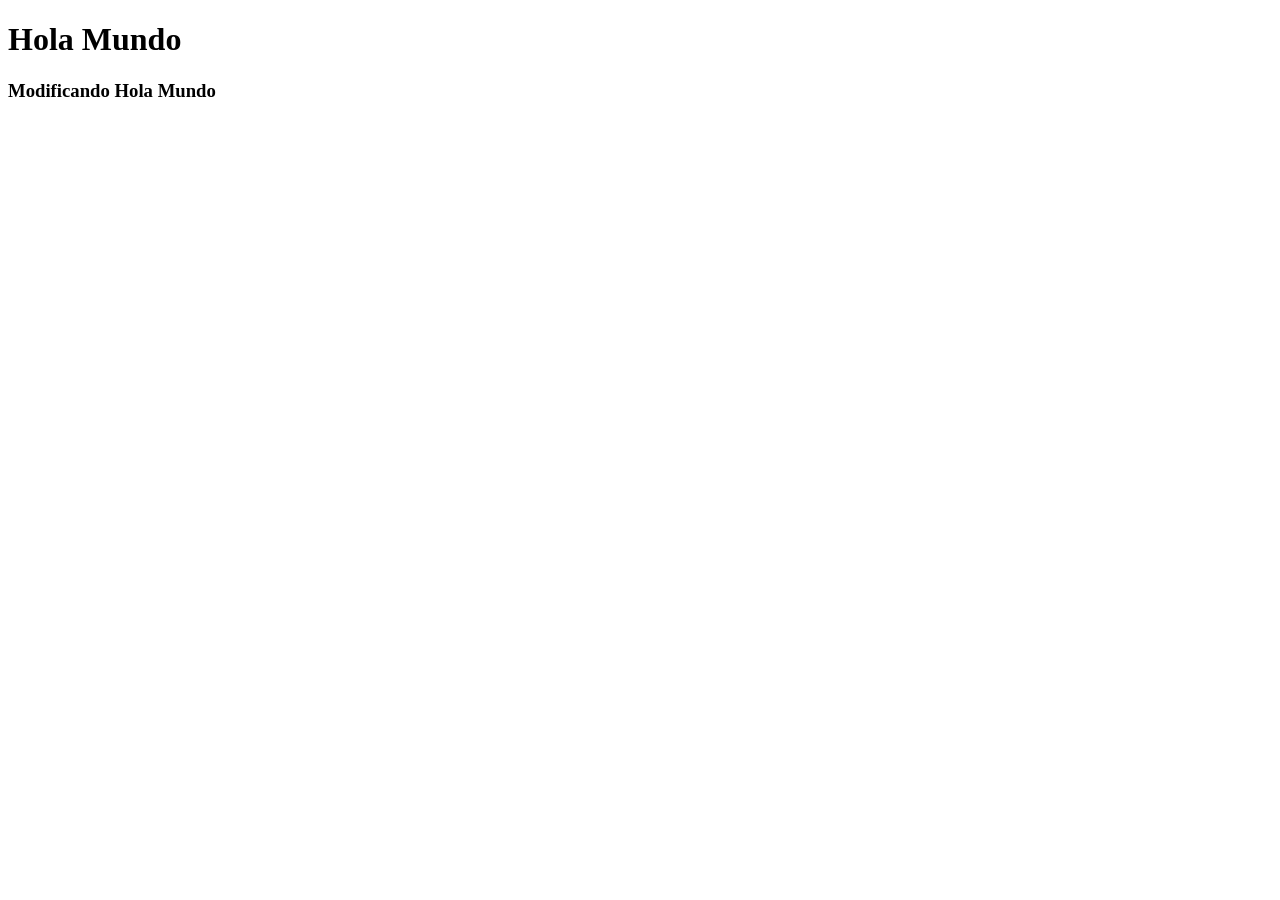
<file: index.html>
<!DOCTYPE html>
<html lang="es">
<head>
    <meta charset="UTF-8">
    <meta name="viewport" content="width=device-width, initial-scale=1.0">
    <title>Document</title>
</head>


<body>
    <h1>Hola Mundo</h1>
    <h3>Modificando Hola Mundo</h3>
</body>
</html>
</file>
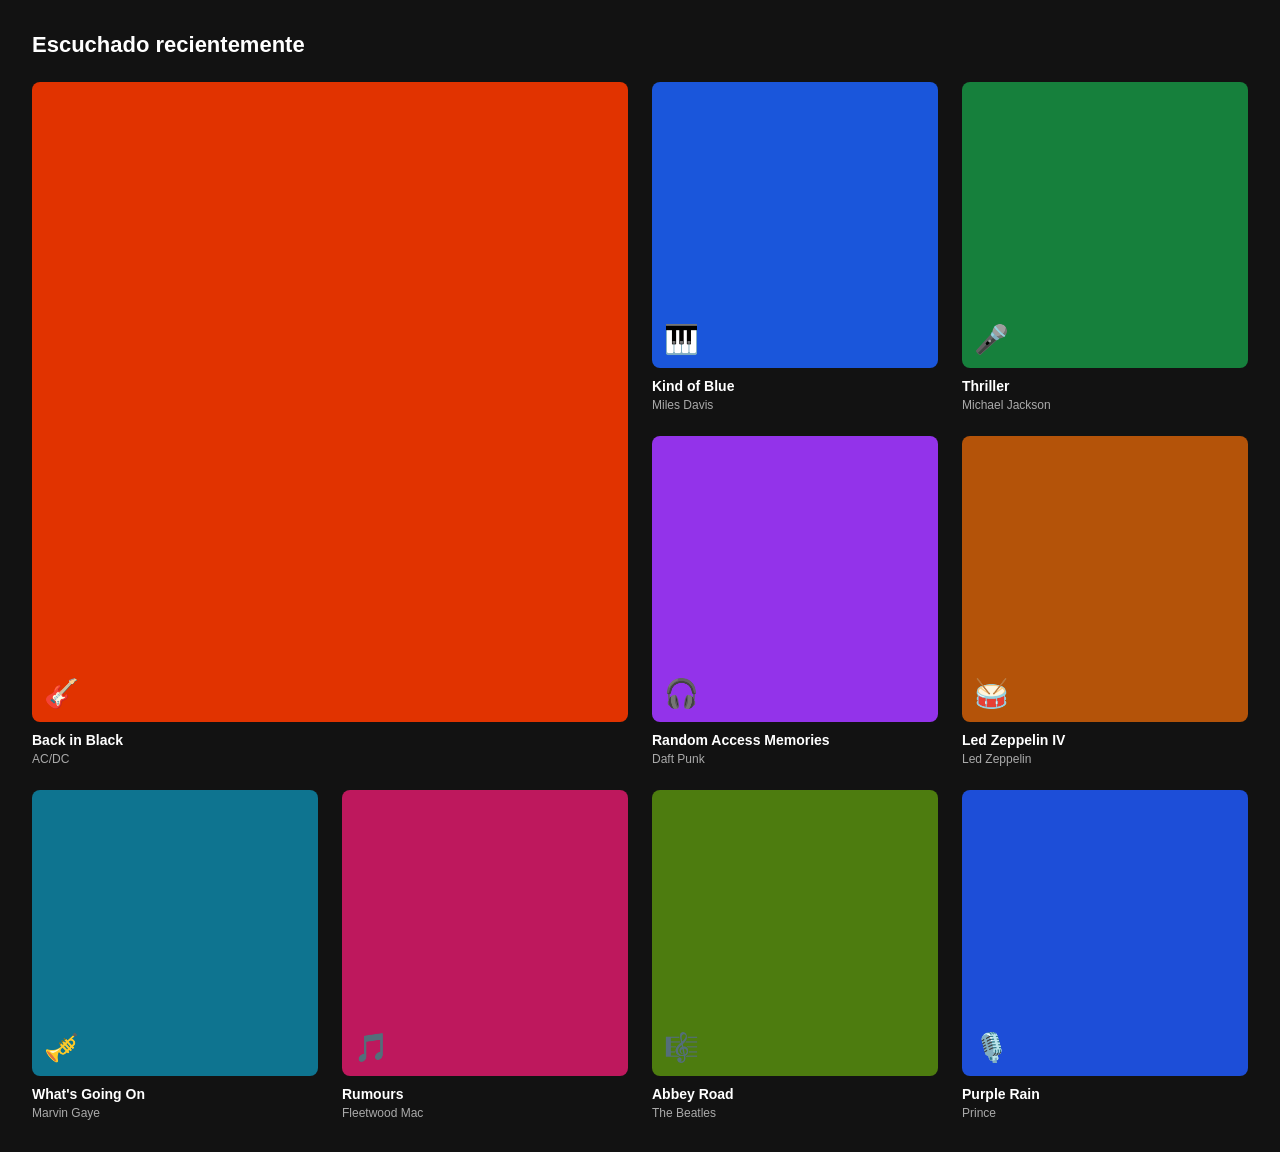
<file: grid.html>
<!DOCTYPE html>
<html lang="es">
<head>
  <meta charset="UTF-8" />
  <title>Music App — CSS Grid</title>
  <link rel="stylesheet" href="style_grid.css" />
</head>
<body>
 
  <h1>Escuchado recientemente</h1>

  <div class="grilla">

    <div class="album album-destacado">
      <div class="tapa c1">🎸</div>
      <p class="album-titulo">Back in Black</p>
      <p class="album-artista">AC/DC</p>
    </div>

    <div class="album">
      <div class="tapa c2">🎹</div>
      <p class="album-titulo">Kind of Blue</p>
      <p class="album-artista">Miles Davis</p>
    </div>

    <div class="album">
      <div class="tapa c3">🎤</div>
      <p class="album-titulo">Thriller</p>
      <p class="album-artista">Michael Jackson</p>
    </div>

    <div class="album">
      <div class="tapa c4">🎧</div>
      <p class="album-titulo">Random Access Memories</p>
      <p class="album-artista">Daft Punk</p>
    </div>

    <div class="album">
      <div class="tapa c5">🥁</div>
      <p class="album-titulo">Led Zeppelin IV</p>
      <p class="album-artista">Led Zeppelin</p>
    </div>

    <div class="album">
      <div class="tapa c6">🎺</div>
      <p class="album-titulo">What's Going On</p>
      <p class="album-artista">Marvin Gaye</p>
    </div>

    <div class="album">
      <div class="tapa c7">🎵</div>
      <p class="album-titulo">Rumours</p>
      <p class="album-artista">Fleetwood Mac</p>
    </div>

    <div class="album">
      <div class="tapa c8">🎼</div>
      <p class="album-titulo">Abbey Road</p>
      <p class="album-artista">The Beatles</p>
    </div>

    <div class="album">
      <div class="tapa c9">🎙️</div>
      <p class="album-titulo">Purple Rain</p>
      <p class="album-artista">Prince</p>
    </div>

  </div>

</body>
</html>
</file>
<file: style_grid.css>
/* ─────────────────────────────────────────
   BASE
───────────────────────────────────────── */
* { box-sizing: border-box; margin: 0; padding: 0; }

body {
  font-family: sans-serif;
  background: #121212;
  color: white;
  padding: 32px;
}
 
h1 {
  font-size: 22px;
  font-weight: 700;
  margin-bottom: 24px;
}

.album { cursor: pointer; }

.tapa {
  width: 100%;
  aspect-ratio: 1;      /*  relación 1:1 -  cuadrado    */
  border-radius: 8px;
  margin-bottom: 10px;
  display: flex;        /*  para acomodar el ícono      */
  align-items: flex-end;
  padding: 12px;
  font-size: 28px;
}

.album-titulo  { font-size: 14px; font-weight: 600; margin-bottom: 4px; }
.album-artista { font-size: 12px; color: #aaa; }

.c1 { background: #e13300; }
.c2 { background: #1a56db; }
.c3 { background: #16803c; }
.c4 { background: #9333ea; }
.c5 { background: #b45309; }
.c6 { background: #0e7490; }
.c7 { background: #be185d; }
.c8 { background: #4d7c0f; }
.c9 { background: #1d4ed8; }


/* ─────────────────────────────────────────
   EL CONTENEDOR GRID

   Probá estos cambios y fijate qué pasa:
   1. Cambiá el 4 por 2, luego por 6
   2. Cambiá 1fr por 200px
   3. Cambiá gap: 24px por gap: 4px
   4. Sacá el display:grid — ¿qué pasa?
───────────────────────────────────────── */
.grilla {
  display: grid;
  grid-template-columns: repeat(4, 1fr);   /* Unid medida fr:fracción, solo para grid */
  gap: 24px;
}

/* ─────────────────────────────────────────
   EL ALBUM DESTACADO

   Probá estos cambios:
   1. Cambiá span 2 por span 3 en grid-column
   2. Sacá grid-row: span 2 — ¿qué le pasa a la altura?
   3. Sacá las dos líneas juntas — ¿qué queda?
───────────────────────────────────────── */
.album-destacado {
  grid-column: span 2;       /* que abarque 2 columnas  */
  grid-row: span 2;
  display: flex;
  flex-direction: column;
}
.album-destacado .tapa {
  flex: 1;
  min-height: 260px;
}

/* ═════════════════════════════════════════
   DESAFIO — descomentar este bloque

   Hace lo mismo que arriba pero con
   grid-template-areas.
   ¿Qué diferencia encontrás?
═════════════════════════════════════════ */
/*
.grilla {
  display: grid;
  grid-template-columns: repeat(4, 1fr);
  gap: 24px;
  grid-template-areas:
    "destacado destacado . ."
    "destacado destacado . ."
    ". . . .";
}

.album-destacado {
  grid-area: destacado;
}
*/
</file>
